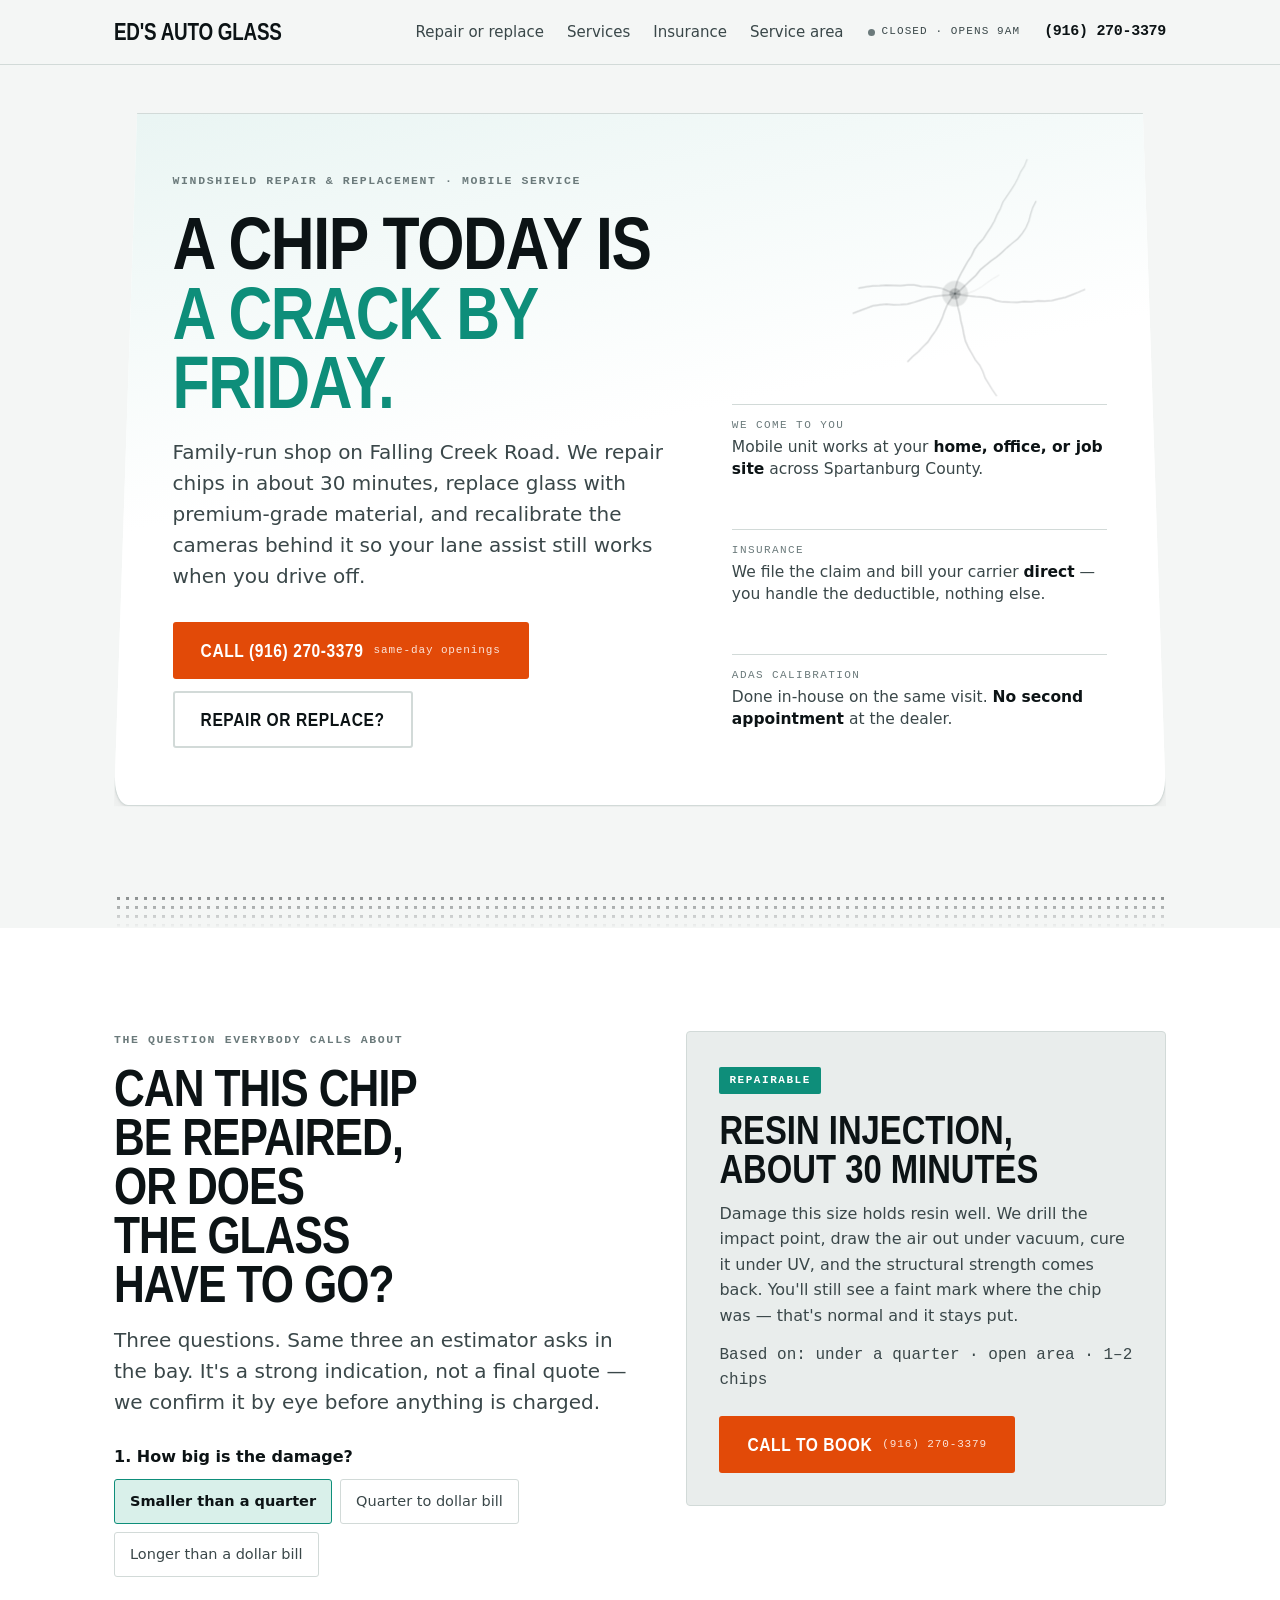
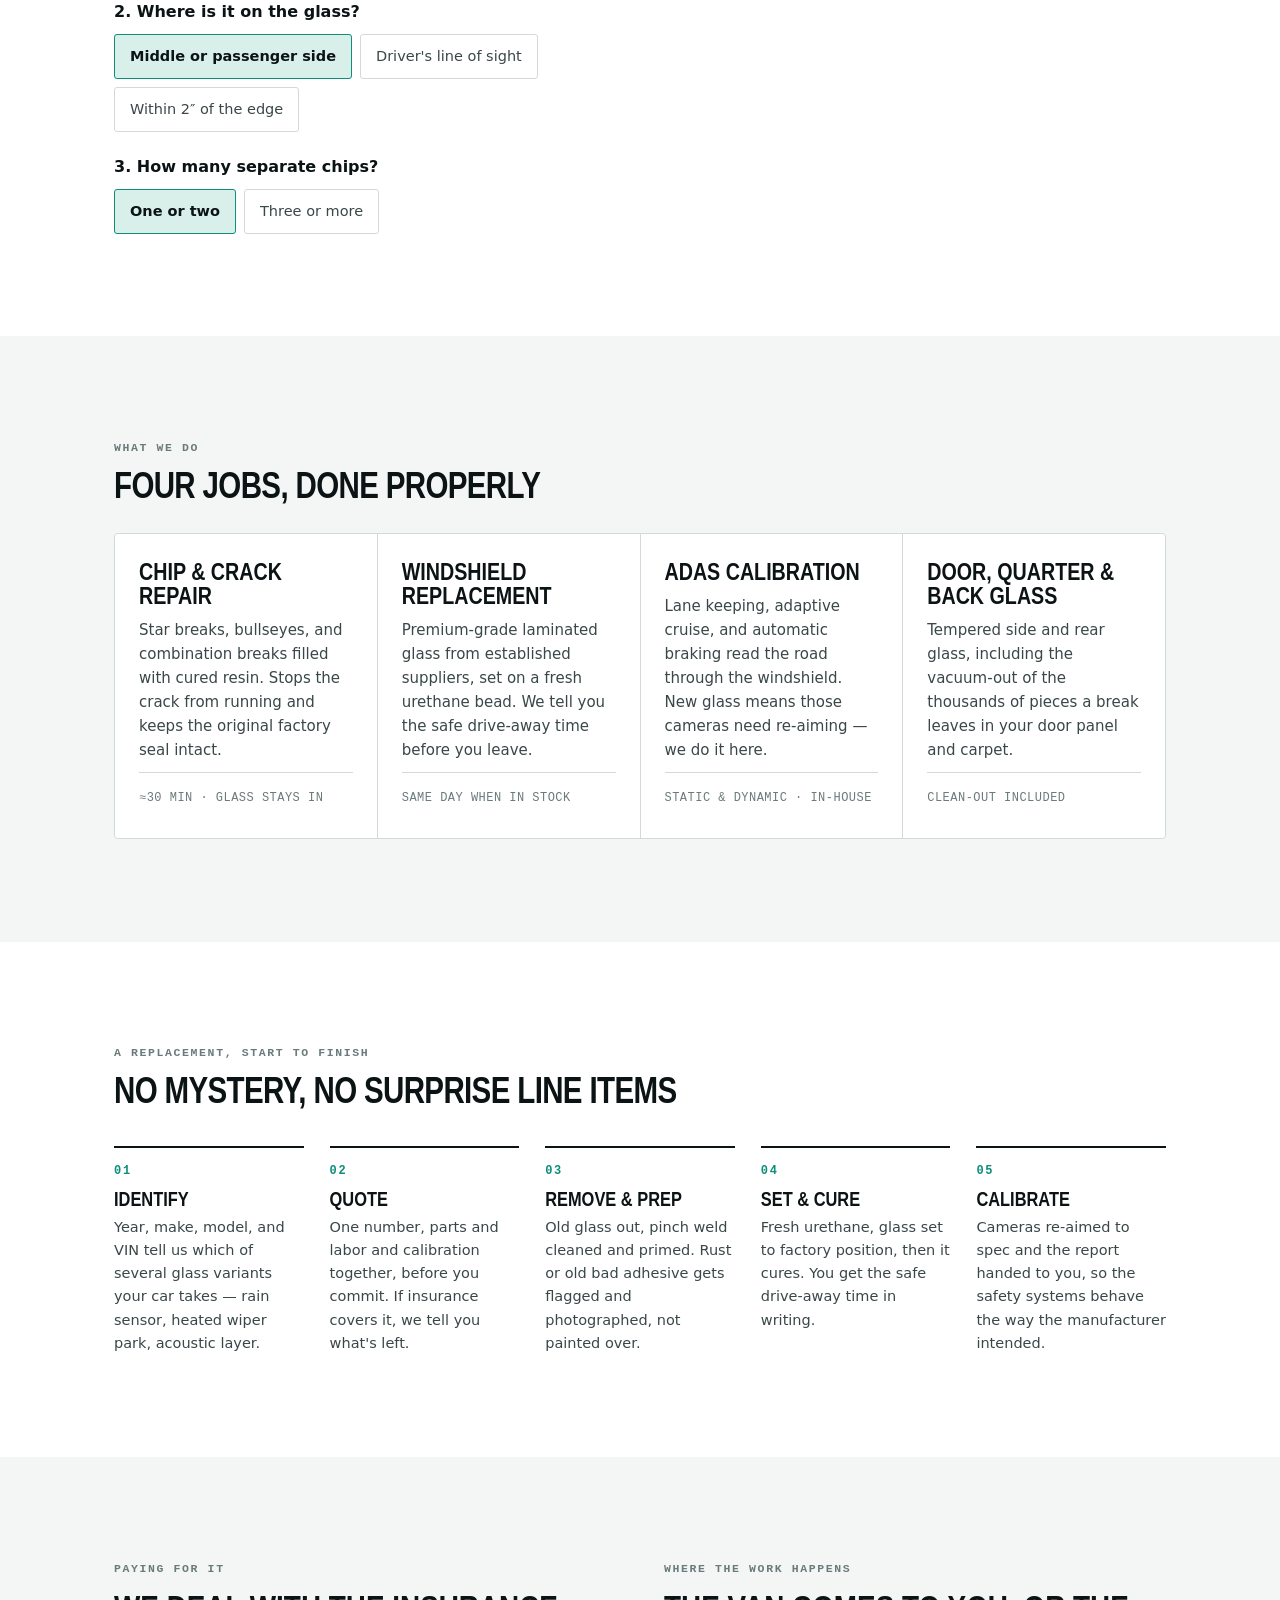
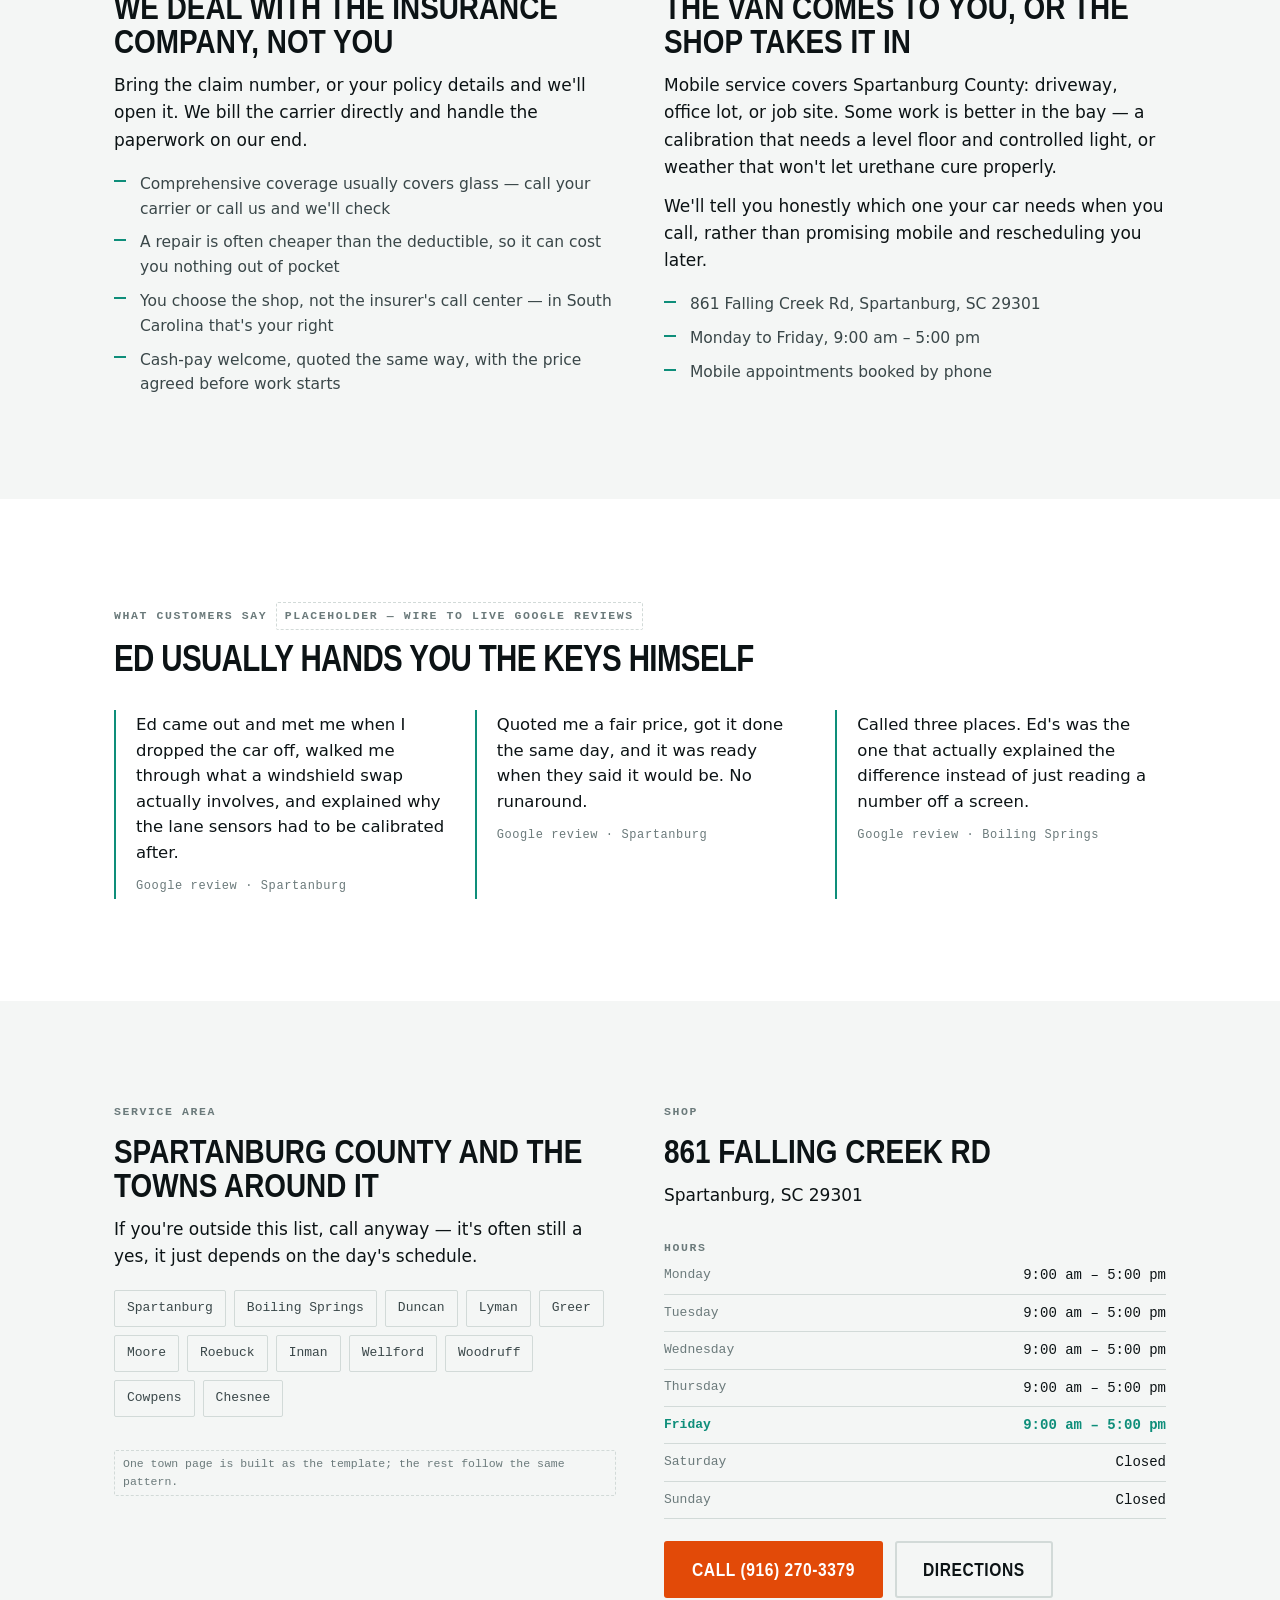
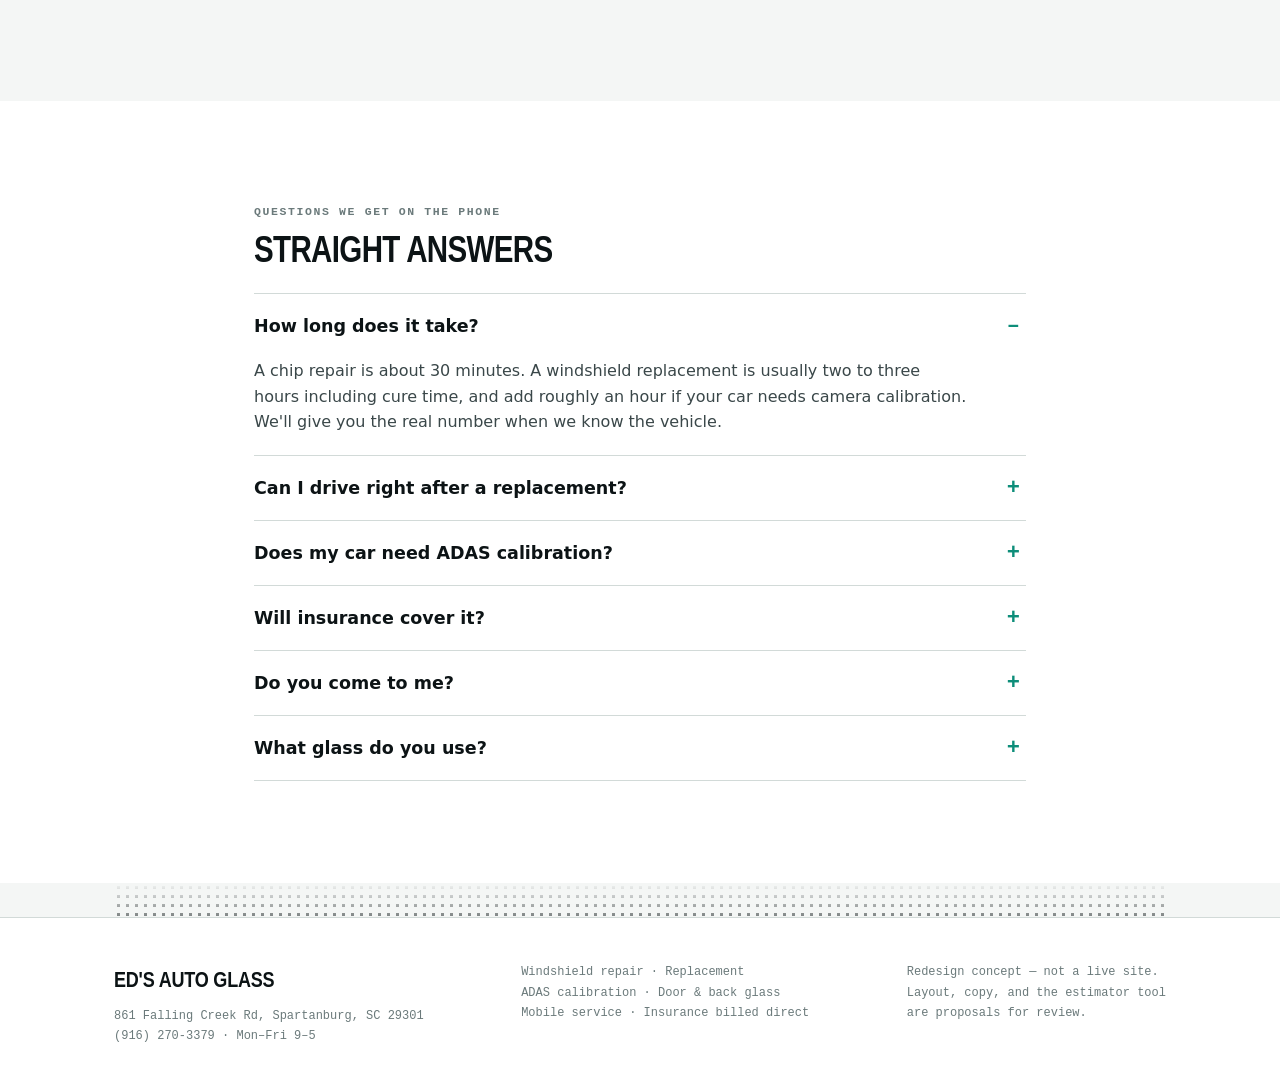
<file: redesign/index.html>
<!doctype html>
<html lang="en">
<head>
<meta charset="utf-8">
<meta name="viewport" content="width=device-width, initial-scale=1">
<title>Windshield Repair &amp; Replacement in Spartanburg, SC | Ed's Auto Glass</title>
<meta name="description" content="Family-run auto glass shop in Spartanburg, SC. Chip repair in about 30 minutes, windshield replacement with ADAS calibration in-house, mobile service across Spartanburg County. Call (916) 270-3379.">
<link rel="canonical" href="https://www.edsautoglassrepair.com/">
<meta name="theme-color" content="#0E8E7A" media="(prefers-color-scheme: light)">
<meta name="theme-color" content="#0A1012" media="(prefers-color-scheme: dark)">

<meta property="og:type" content="website">
<meta property="og:site_name" content="Ed's Auto Glass">
<meta property="og:title" content="Windshield Repair &amp; Replacement in Spartanburg, SC">
<meta property="og:description" content="Chip repair in about 30 minutes. Windshield replacement with ADAS calibration done in-house. Mobile service across Spartanburg County.">
<meta property="og:url" content="https://www.edsautoglassrepair.com/">
<meta name="twitter:card" content="summary_large_image">

<link rel="stylesheet" href="assets/styles.css">

<script type="application/ld+json">
{
  "@context": "https://schema.org",
  "@type": "AutoRepair",
  "@id": "https://www.edsautoglassrepair.com/#shop",
  "name": "Ed's Auto Glass",
  "url": "https://www.edsautoglassrepair.com/",
  "telephone": "+1-916-270-3379",
  "address": {
    "@type": "PostalAddress",
    "streetAddress": "861 Falling Creek Rd",
    "addressLocality": "Spartanburg",
    "addressRegion": "SC",
    "postalCode": "29301",
    "addressCountry": "US"
  },
  "openingHoursSpecification": [{
    "@type": "OpeningHoursSpecification",
    "dayOfWeek": ["Monday","Tuesday","Wednesday","Thursday","Friday"],
    "opens": "09:00",
    "closes": "17:00"
  }],
  "areaServed": [
    {"@type":"City","name":"Spartanburg"},
    {"@type":"City","name":"Boiling Springs"},
    {"@type":"City","name":"Duncan"},
    {"@type":"City","name":"Lyman"},
    {"@type":"City","name":"Greer"},
    {"@type":"City","name":"Moore"},
    {"@type":"City","name":"Roebuck"},
    {"@type":"City","name":"Inman"},
    {"@type":"City","name":"Wellford"},
    {"@type":"City","name":"Woodruff"},
    {"@type":"City","name":"Cowpens"},
    {"@type":"City","name":"Chesnee"}
  ],
  "hasOfferCatalog": {
    "@type": "OfferCatalog",
    "name": "Auto glass services",
    "itemListElement": [
      {"@type":"Offer","itemOffered":{"@type":"Service","name":"Windshield chip and crack repair"}},
      {"@type":"Offer","itemOffered":{"@type":"Service","name":"Windshield replacement"}},
      {"@type":"Offer","itemOffered":{"@type":"Service","name":"ADAS camera calibration"}},
      {"@type":"Offer","itemOffered":{"@type":"Service","name":"Door, quarter and back glass replacement"}},
      {"@type":"Offer","itemOffered":{"@type":"Service","name":"Mobile auto glass service"}}
    ]
  }
}
</script>

<script type="application/ld+json">
{
  "@context": "https://schema.org",
  "@type": "FAQPage",
  "mainEntity": [
    {"@type":"Question","name":"How long does auto glass work take?",
     "acceptedAnswer":{"@type":"Answer","text":"A chip repair is about 30 minutes. A windshield replacement is usually two to three hours including cure time, and add roughly an hour if your car needs camera calibration."}},
    {"@type":"Question","name":"Can I drive right after a windshield replacement?",
     "acceptedAnswer":{"@type":"Answer","text":"Not immediately. Urethane needs to cure to hold the glass at crash strength, and the safe drive-away time depends on the adhesive and the weather that day. We give you the exact time before you leave."}},
    {"@type":"Question","name":"Does my car need ADAS calibration after a new windshield?",
     "acceptedAnswer":{"@type":"Answer","text":"If it has lane keeping, adaptive cruise, or automatic emergency braking, almost certainly yes. Those cameras look through the windshield and a new pane moves them off aim. We calibrate in-house on the same visit."}},
    {"@type":"Question","name":"Will insurance cover windshield repair or replacement?",
     "acceptedAnswer":{"@type":"Answer","text":"Comprehensive coverage typically includes glass, and a chip repair often costs less than a deductible. Give us your policy or claim number and we will check it and bill the carrier directly."}},
    {"@type":"Question","name":"Do you offer mobile auto glass service?",
     "acceptedAnswer":{"@type":"Answer","text":"Yes, across Spartanburg County. Some jobs are better done in the shop, such as calibrations that need a level floor, or weather that stops urethane curing properly."}},
    {"@type":"Question","name":"What glass do you use?",
     "acceptedAnswer":{"@type":"Answer","text":"Premium-grade laminated and tempered glass from established suppliers, meeting or exceeding federal safety standards. OEM-branded glass is available on request."}}
  ]
}
</script>
</head>
<body>

<a class="skip" href="#main">Skip to content</a>

<header class="topbar">
  <div class="wrap topbar__in">
    <a class="mark" href="/">
      <span class="mark__name">Ed's Auto Glass</span>
      <span class="mark__loc">Spartanburg, SC</span>
    </a>
    <nav class="nav" aria-label="Main">
      <a href="#check">Repair or replace</a>
      <a href="#services">Services</a>
      <a href="#insurance">Insurance</a>
      <a href="#area">Service area</a>
    </nav>
    <span class="status" id="status" data-open="no"><span class="status__dot"></span><span id="statusText">Mon–Fri 9–5</span></span>
    <a class="topphone" href="tel:+19162703379">(916)&nbsp;270-3379</a>
  </div>
</header>

<main id="main">

  <!-- HERO -->
  <section class="hero">
    <div class="wrap">
      <div class="glass">
        <div class="glass__frit"></div>
        <canvas id="crack" aria-hidden="true"></canvas>
        <div class="hero__grid">
          <div>
            <p class="label">Windshield repair &amp; replacement · Mobile service</p>
            <h1 class="h-display t-xxl" style="margin-top:18px">A chip today is<br><em>a crack by Friday.</em></h1>
            <p class="lede" style="margin-top:20px">Family-run shop on Falling Creek Road. We repair chips in about 30 minutes, replace glass with premium-grade material, and recalibrate the cameras behind it so your lane assist still works when you drive off.</p>
            <div class="hero__cta">
              <a class="btn btn--call" href="tel:+19162703379">Call (916) 270-3379 <span class="sub">same-day openings</span></a>
              <a class="btn btn--ghost" href="#check">Repair or replace?</a>
            </div>
          </div>
          <div class="hero__aside">
            <dl class="spec"><dt>We come to you</dt><dd>Mobile unit works at your <b>home, office, or job site</b> across Spartanburg County.</dd></dl>
            <dl class="spec"><dt>Insurance</dt><dd>We file the claim and bill your carrier <b>direct</b> — you handle the deductible, nothing else.</dd></dl>
            <dl class="spec"><dt>ADAS calibration</dt><dd>Done in-house on the same visit. <b>No second appointment</b> at the dealer.</dd></dl>
          </div>
        </div>
      </div>
    </div>
  </section>

  <div class="wrap"><div class="frit"></div></div>

  <!-- DECISION TOOL -->
  <section class="section section--panel" id="check">
    <div class="wrap">
      <div class="tool">
        <div>
          <p class="label">The question everybody calls about</p>
          <h2 class="h-display t-xl" style="margin-top:14px; max-width:14ch">Can this chip be repaired, or does the glass have to go?</h2>
          <p class="lede" style="margin-top:18px">Three questions. Same three an estimator asks in the bay. It's a strong indication, not a final quote — we confirm it by eye before anything is charged.</p>

          <div class="qset">
            <fieldset class="q">
              <legend>1. How big is the damage?</legend>
              <div class="opts">
                <label class="opt"><input type="radio" name="size" value="small" checked><span>Smaller than a quarter</span></label>
                <label class="opt"><input type="radio" name="size" value="mid"><span>Quarter to dollar bill</span></label>
                <label class="opt"><input type="radio" name="size" value="big"><span>Longer than a dollar bill</span></label>
              </div>
            </fieldset>
            <fieldset class="q">
              <legend>2. Where is it on the glass?</legend>
              <div class="opts">
                <label class="opt"><input type="radio" name="loc" value="open" checked><span>Middle or passenger side</span></label>
                <label class="opt"><input type="radio" name="loc" value="sight"><span>Driver's line of sight</span></label>
                <label class="opt"><input type="radio" name="loc" value="edge"><span>Within 2″ of the edge</span></label>
              </div>
            </fieldset>
            <fieldset class="q">
              <legend>3. How many separate chips?</legend>
              <div class="opts">
                <label class="opt"><input type="radio" name="count" value="few" checked><span>One or two</span></label>
                <label class="opt"><input type="radio" name="count" value="many"><span>Three or more</span></label>
              </div>
            </fieldset>
          </div>
        </div>

        <aside class="verdict" id="verdict" data-mode="repair" aria-live="polite">
          <span class="verdict__flag" id="vFlag">Repairable</span>
          <h3 id="vTitle">Resin injection, about 30 minutes</h3>
          <p id="vBody">Damage this size holds resin well. We drill the impact point, draw the air out under vacuum, cure it under UV, and the structural strength comes back. You'll still see a faint mark where the chip was — that's normal and it stays put.</p>
          <p class="verdict__why" id="vWhy">Based on: under a quarter · open area · 1–2 chips</p>
          <a class="btn btn--call" href="tel:+19162703379">Call to book <span class="sub">(916) 270-3379</span></a>
        </aside>
      </div>
    </div>
  </section>

  <!-- SERVICES -->
  <section class="section" id="services">
    <div class="wrap">
      <p class="label">What we do</p>
      <h2 class="h-display t-lg" style="margin:12px 0 30px">Four jobs, done properly</h2>
      <div class="grid-4">
        <article class="card">
          <h3>Chip &amp; crack repair</h3>
          <p>Star breaks, bullseyes, and combination breaks filled with cured resin. Stops the crack from running and keeps the original factory seal intact.</p>
          <p class="meta">≈30 MIN · GLASS STAYS IN</p>
        </article>
        <article class="card">
          <h3>Windshield replacement</h3>
          <p>Premium-grade laminated glass from established suppliers, set on a fresh urethane bead. We tell you the safe drive-away time before you leave.</p>
          <p class="meta">SAME DAY WHEN IN STOCK</p>
        </article>
        <article class="card">
          <h3>ADAS calibration</h3>
          <p>Lane keeping, adaptive cruise, and automatic braking read the road through the windshield. New glass means those cameras need re-aiming — we do it here.</p>
          <p class="meta">STATIC &amp; DYNAMIC · IN-HOUSE</p>
        </article>
        <article class="card">
          <h3>Door, quarter &amp; back glass</h3>
          <p>Tempered side and rear glass, including the vacuum-out of the thousands of pieces a break leaves in your door panel and carpet.</p>
          <p class="meta">CLEAN-OUT INCLUDED</p>
        </article>
      </div>
    </div>
  </section>

  <!-- PROCESS (numbered because it genuinely is a sequence) -->
  <section class="section section--panel">
    <div class="wrap">
      <p class="label">A replacement, start to finish</p>
      <h2 class="h-display t-lg" style="margin:12px 0 0">No mystery, no surprise line items</h2>
      <div class="steps">
        <div class="step"><div class="step__n">01</div><h4>Identify</h4><p>Year, make, model, and VIN tell us which of several glass variants your car takes — rain sensor, heated wiper park, acoustic layer.</p></div>
        <div class="step"><div class="step__n">02</div><h4>Quote</h4><p>One number, parts and labor and calibration together, before you commit. If insurance covers it, we tell you what's left.</p></div>
        <div class="step"><div class="step__n">03</div><h4>Remove &amp; prep</h4><p>Old glass out, pinch weld cleaned and primed. Rust or old bad adhesive gets flagged and photographed, not painted over.</p></div>
        <div class="step"><div class="step__n">04</div><h4>Set &amp; cure</h4><p>Fresh urethane, glass set to factory position, then it cures. You get the safe drive-away time in writing.</p></div>
        <div class="step"><div class="step__n">05</div><h4>Calibrate</h4><p>Cameras re-aimed to spec and the report handed to you, so the safety systems behave the way the manufacturer intended.</p></div>
      </div>
    </div>
  </section>

  <!-- INSURANCE + MOBILE -->
  <section class="section" id="insurance">
    <div class="wrap two">
      <div class="block">
        <p class="label">Paying for it</p>
        <h3>We deal with the insurance company, not you</h3>
        <p>Bring the claim number, or your policy details and we'll open it. We bill the carrier directly and handle the paperwork on our end.</p>
        <ul class="ticks">
          <li>Comprehensive coverage usually covers glass — call your carrier or call us and we'll check</li>
          <li>A repair is often cheaper than the deductible, so it can cost you nothing out of pocket</li>
          <li>You choose the shop, not the insurer's call center — in South Carolina that's your right</li>
          <li>Cash-pay welcome, quoted the same way, with the price agreed before work starts</li>
        </ul>
      </div>
      <div class="block">
        <p class="label">Where the work happens</p>
        <h3>The van comes to you, or the shop takes it in</h3>
        <p>Mobile service covers Spartanburg County: driveway, office lot, or job site. Some work is better in the bay — a calibration that needs a level floor and controlled light, or weather that won't let urethane cure properly.</p>
        <p>We'll tell you honestly which one your car needs when you call, rather than promising mobile and rescheduling you later.</p>
        <ul class="ticks">
          <li>861 Falling Creek Rd, Spartanburg, SC 29301</li>
          <li>Monday to Friday, 9:00 am – 5:00 pm</li>
          <li>Mobile appointments booked by phone</li>
        </ul>
      </div>
    </div>
  </section>

  <!-- REVIEWS -->
  <section class="section section--panel">
    <div class="wrap">
      <p class="label">What customers say <span class="note">placeholder — wire to live Google reviews</span></p>
      <h2 class="h-display t-lg" style="margin:12px 0 0">Ed usually hands you the keys himself</h2>
      <div class="quotes">
        <div class="quote"><blockquote>Ed came out and met me when I dropped the car off, walked me through what a windshield swap actually involves, and explained why the lane sensors had to be calibrated after.</blockquote><footer>Google review · Spartanburg</footer></div>
        <div class="quote"><blockquote>Quoted me a fair price, got it done the same day, and it was ready when they said it would be. No runaround.</blockquote><footer>Google review · Spartanburg</footer></div>
        <div class="quote"><blockquote>Called three places. Ed's was the one that actually explained the difference instead of just reading a number off a screen.</blockquote><footer>Google review · Boiling Springs</footer></div>
      </div>
    </div>
  </section>

  <!-- AREA + HOURS -->
  <section class="section" id="area">
    <div class="wrap two">
      <div class="block">
        <p class="label">Service area</p>
        <h3>Spartanburg County and the towns around it</h3>
        <p>If you're outside this list, call anyway — it's often still a yes, it just depends on the day's schedule.</p>
        <ul class="areas">
          <li><span>Spartanburg</span></li>
          <li><a href="service-area/boiling-springs.html">Boiling Springs</a></li>
          <li><span>Duncan</span></li>
          <li><span>Lyman</span></li>
          <li><span>Greer</span></li>
          <li><span>Moore</span></li>
          <li><span>Roebuck</span></li>
          <li><span>Inman</span></li>
          <li><span>Wellford</span></li>
          <li><span>Woodruff</span></li>
          <li><span>Cowpens</span></li>
          <li><span>Chesnee</span></li>
        </ul>
        <p class="note" style="margin-top:16px">One town page is built as the template; the rest follow the same pattern.</p>
      </div>
      <div class="block">
        <p class="label">Shop</p>
        <h3>861 Falling Creek Rd</h3>
        <p>Spartanburg, SC 29301</p>
        <table class="hours">
          <caption class="label" style="text-align:left; padding-top:14px">Hours</caption>
          <tbody>
            <tr data-day="1"><th scope="row">Monday</th><td>9:00 am – 5:00 pm</td></tr>
            <tr data-day="2"><th scope="row">Tuesday</th><td>9:00 am – 5:00 pm</td></tr>
            <tr data-day="3"><th scope="row">Wednesday</th><td>9:00 am – 5:00 pm</td></tr>
            <tr data-day="4"><th scope="row">Thursday</th><td>9:00 am – 5:00 pm</td></tr>
            <tr data-day="5"><th scope="row">Friday</th><td>9:00 am – 5:00 pm</td></tr>
            <tr data-day="6"><th scope="row">Saturday</th><td>Closed</td></tr>
            <tr data-day="0"><th scope="row">Sunday</th><td>Closed</td></tr>
          </tbody>
        </table>
        <div style="display:flex; gap:12px; flex-wrap:wrap; margin-top:22px">
          <a class="btn btn--call" href="tel:+19162703379">Call (916) 270-3379</a>
          <a class="btn btn--ghost" href="https://maps.google.com/?q=861+Falling+Creek+Rd+Spartanburg+SC+29301">Directions</a>
        </div>
      </div>
    </div>
  </section>

  <!-- FAQ -->
  <section class="section section--panel">
    <div class="wrap" style="max-width:900px">
      <p class="label">Questions we get on the phone</p>
      <h2 class="h-display t-lg" style="margin:12px 0 0">Straight answers</h2>
      <div class="faq">
        <details open><summary>How long does it take?</summary><p>A chip repair is about 30 minutes. A windshield replacement is usually two to three hours including cure time, and add roughly an hour if your car needs camera calibration. We'll give you the real number when we know the vehicle.</p></details>
        <details><summary>Can I drive right after a replacement?</summary><p>Not immediately. Urethane needs to cure to hold the glass at crash strength, and the safe drive-away time depends on the adhesive and the weather that day. We tell you the exact time before you leave — it's a safety number, not a formality.</p></details>
        <details><summary>Does my car need ADAS calibration?</summary><p>If it has lane keeping, adaptive cruise, or automatic emergency braking, almost certainly yes — those cameras look through the windshield and a new pane moves them off aim. We do it in-house on the same visit.</p></details>
        <details><summary>Will insurance cover it?</summary><p>Comprehensive coverage typically includes glass. A chip repair often costs less than a deductible. Give us your policy or claim number and we'll check it for you and bill the carrier directly.</p></details>
        <details><summary>Do you come to me?</summary><p>Yes, across Spartanburg County. Some jobs are better done in the shop — calibrations that need a level floor, or weather that stops urethane curing properly. We'll say which when you call.</p></details>
        <details><summary>What glass do you use?</summary><p>Premium-grade laminated and tempered glass from established suppliers, meeting or exceeding federal safety standards. If you want OEM-branded glass specifically, ask and we'll price it.</p></details>
      </div>
    </div>
  </section>

</main>

<div class="wrap"><div class="frit frit--up"></div></div>

<footer class="foot">
  <div class="wrap foot__in">
    <div>
      <span class="foot__mark">Ed's Auto Glass</span>
      <p class="foot__legal" style="margin-top:8px">
        861 Falling Creek Rd, Spartanburg, SC 29301<br>
        <a href="tel:+19162703379" style="text-decoration:none">(916) 270-3379</a> · Mon–Fri 9–5
      </p>
    </div>
    <p class="foot__legal">Windshield repair · Replacement<br>ADAS calibration · Door &amp; back glass<br>Mobile service · Insurance billed direct</p>
    <p class="foot__legal">Redesign concept — not a live site.<br>Layout, copy, and the estimator tool<br>are proposals for review.</p>
  </div>
</footer>

<nav class="callbar" aria-label="Quick contact">
  <a class="primary" href="tel:+19162703379">Call now<small>(916) 270-3379</small></a>
  <a href="#check">Repair or replace?<small>60-second check</small></a>
</nav>

<script src="assets/app.js"></script>
</body>
</html>
</file>
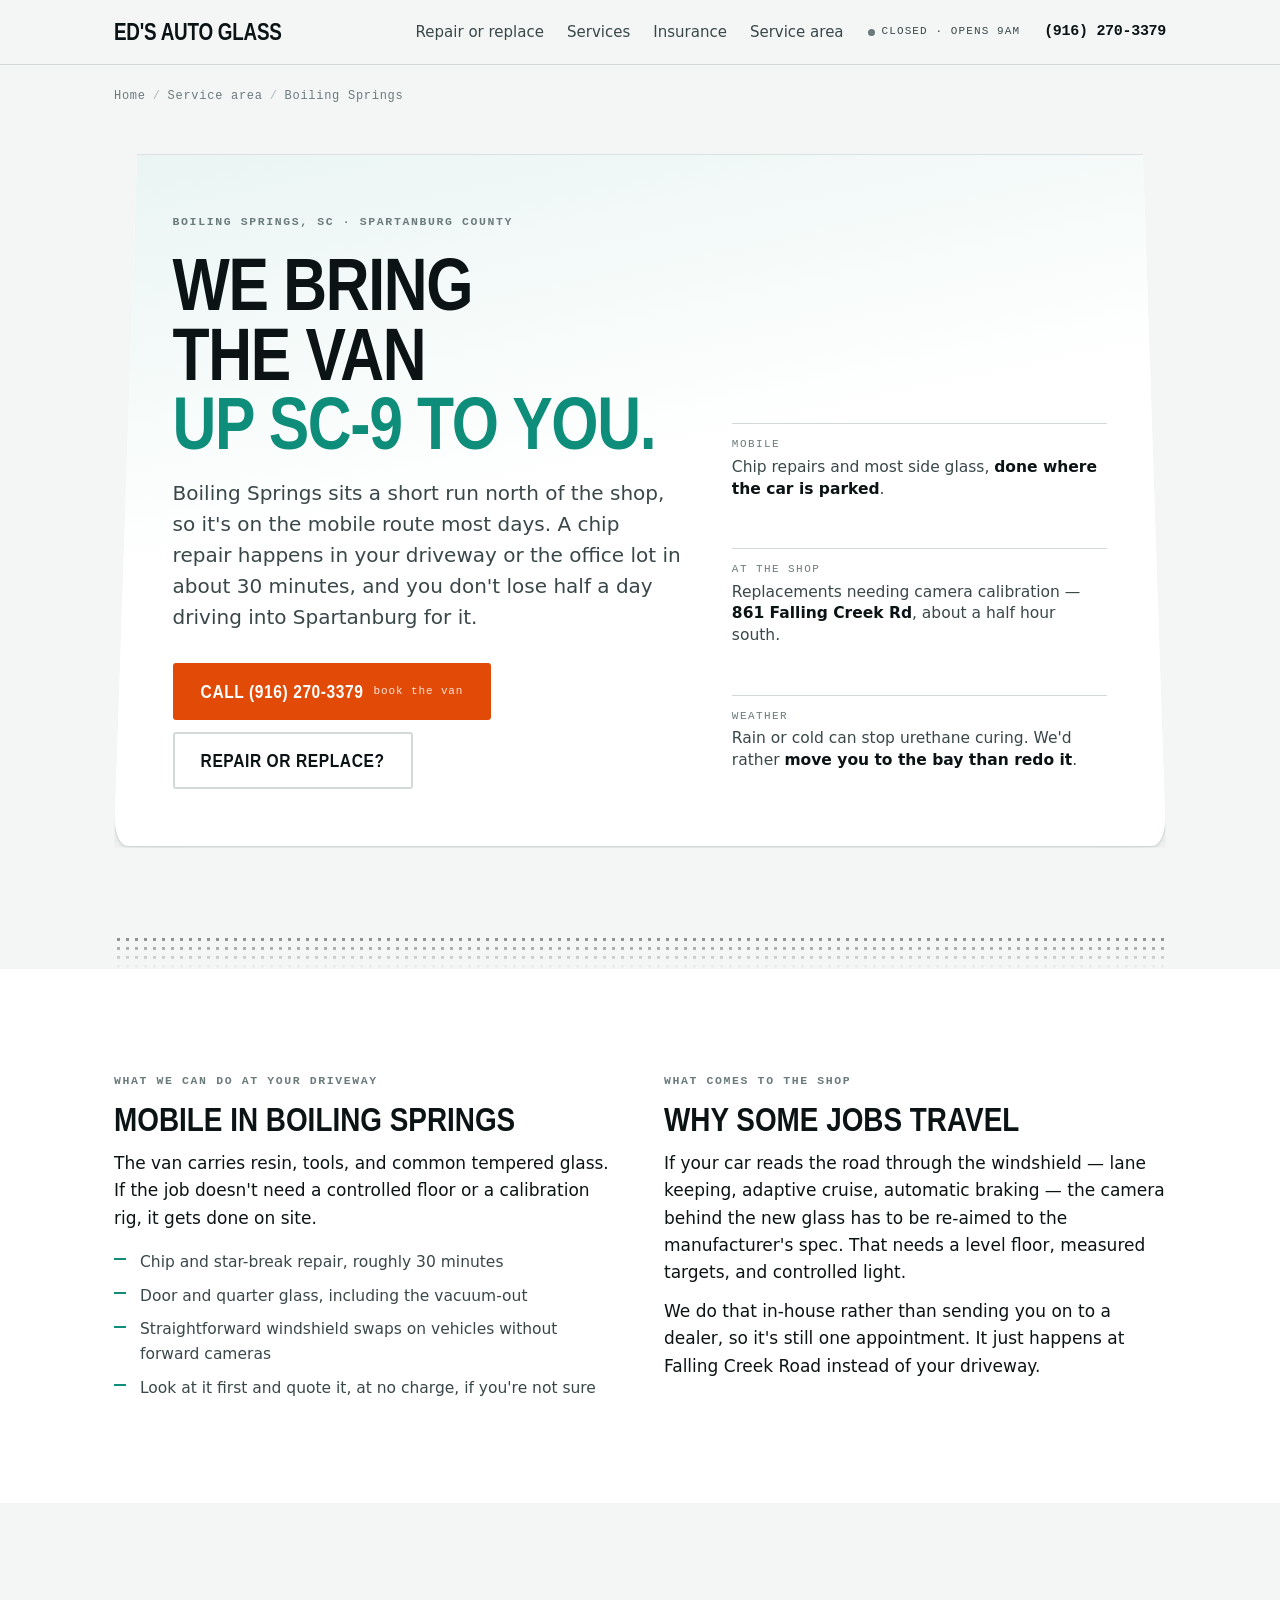
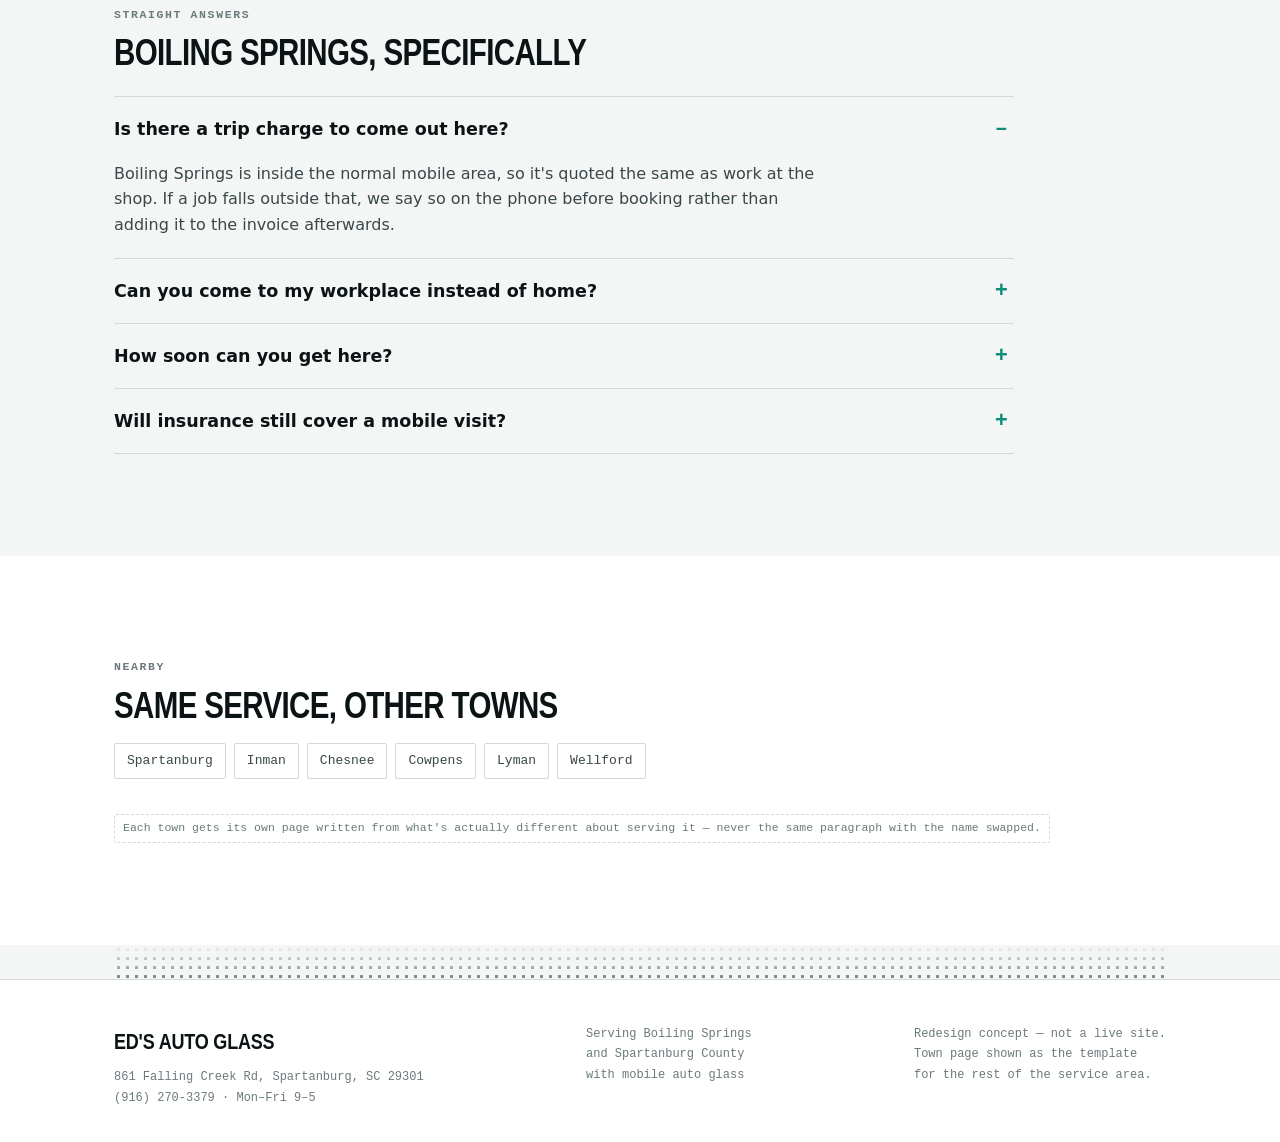
<file: redesign/service-area/boiling-springs.html>
<!doctype html>
<html lang="en">
<head>
<meta charset="utf-8">
<meta name="viewport" content="width=device-width, initial-scale=1">
<title>Windshield Repair in Boiling Springs, SC — Mobile Service | Ed's Auto Glass</title>
<meta name="description" content="Mobile windshield repair and replacement in Boiling Springs, SC. Chip repair in about 30 minutes at your driveway or office, ADAS calibration at the Spartanburg shop. Call (916) 270-3379.">
<link rel="canonical" href="https://www.edsautoglassrepair.com/service-area/boiling-springs">
<meta name="theme-color" content="#0E8E7A" media="(prefers-color-scheme: light)">
<meta name="theme-color" content="#0A1012" media="(prefers-color-scheme: dark)">

<meta property="og:type" content="website">
<meta property="og:site_name" content="Ed's Auto Glass">
<meta property="og:title" content="Windshield Repair in Boiling Springs, SC — Mobile Service">
<meta property="og:description" content="We bring the van to Boiling Springs. Chip repair in about 30 minutes; replacements and camera calibration at the Spartanburg shop.">
<meta property="og:url" content="https://www.edsautoglassrepair.com/service-area/boiling-springs">

<link rel="stylesheet" href="../assets/styles.css">

<script type="application/ld+json">
{
  "@context": "https://schema.org",
  "@type": "Service",
  "serviceType": "Mobile windshield repair and replacement",
  "provider": {
    "@type": "AutoRepair",
    "@id": "https://www.edsautoglassrepair.com/#shop",
    "name": "Ed's Auto Glass",
    "telephone": "+1-916-270-3379",
    "address": {
      "@type": "PostalAddress",
      "streetAddress": "861 Falling Creek Rd",
      "addressLocality": "Spartanburg",
      "addressRegion": "SC",
      "postalCode": "29301",
      "addressCountry": "US"
    }
  },
  "areaServed": {
    "@type": "City",
    "name": "Boiling Springs",
    "containedInPlace": {"@type":"AdministrativeArea","name":"Spartanburg County, South Carolina"}
  }
}
</script>

<script type="application/ld+json">
{
  "@context": "https://schema.org",
  "@type": "BreadcrumbList",
  "itemListElement": [
    {"@type":"ListItem","position":1,"name":"Home","item":"https://www.edsautoglassrepair.com/"},
    {"@type":"ListItem","position":2,"name":"Service area","item":"https://www.edsautoglassrepair.com/service-area"},
    {"@type":"ListItem","position":3,"name":"Boiling Springs"}
  ]
}
</script>
</head>
<body>

<a class="skip" href="#main">Skip to content</a>

<header class="topbar">
  <div class="wrap topbar__in">
    <a class="mark" href="../index.html">
      <span class="mark__name">Ed's Auto Glass</span>
      <span class="mark__loc">Spartanburg, SC</span>
    </a>
    <nav class="nav" aria-label="Main">
      <a href="../index.html#check">Repair or replace</a>
      <a href="../index.html#services">Services</a>
      <a href="../index.html#insurance">Insurance</a>
      <a href="../index.html#area">Service area</a>
    </nav>
    <span class="status" id="status" data-open="no"><span class="status__dot"></span><span id="statusText">Mon–Fri 9–5</span></span>
    <a class="topphone" href="tel:+19162703379">(916)&nbsp;270-3379</a>
  </div>
</header>

<main id="main">

  <div class="wrap">
    <nav class="crumb" aria-label="Breadcrumb">
      <a href="../index.html">Home</a><span>/</span><a href="../index.html#area">Service area</a><span>/</span>Boiling Springs
    </nav>
  </div>

  <section class="hero">
    <div class="wrap">
      <div class="glass">
        <div class="glass__frit"></div>
        <div class="hero__grid">
          <div>
            <p class="label">Boiling Springs, SC · Spartanburg County</p>
            <h1 class="h-display t-xxl" style="margin-top:18px">We bring the van<br><em>up SC-9 to you.</em></h1>
            <p class="lede" style="margin-top:20px">Boiling Springs sits a short run north of the shop, so it's on the mobile route most days. A chip repair happens in your driveway or the office lot in about 30 minutes, and you don't lose half a day driving into Spartanburg for it.</p>
            <div class="hero__cta">
              <a class="btn btn--call" href="tel:+19162703379">Call (916) 270-3379 <span class="sub">book the van</span></a>
              <a class="btn btn--ghost" href="../index.html#check">Repair or replace?</a>
            </div>
          </div>
          <div class="hero__aside">
            <dl class="spec"><dt>Mobile</dt><dd>Chip repairs and most side glass, <b>done where the car is parked</b>.</dd></dl>
            <dl class="spec"><dt>At the shop</dt><dd>Replacements needing camera calibration — <b>861 Falling Creek Rd</b>, about a half hour south.</dd></dl>
            <dl class="spec"><dt>Weather</dt><dd>Rain or cold can stop urethane curing. We'd rather <b>move you to the bay than redo it</b>.</dd></dl>
          </div>
        </div>
      </div>
    </div>
  </section>

  <div class="wrap"><div class="frit"></div></div>

  <section class="section section--panel">
    <div class="wrap two">
      <div class="block">
        <p class="label">What we can do at your driveway</p>
        <h3>Mobile in Boiling Springs</h3>
        <p>The van carries resin, tools, and common tempered glass. If the job doesn't need a controlled floor or a calibration rig, it gets done on site.</p>
        <ul class="ticks">
          <li>Chip and star-break repair, roughly 30 minutes</li>
          <li>Door and quarter glass, including the vacuum-out</li>
          <li>Straightforward windshield swaps on vehicles without forward cameras</li>
          <li>Look at it first and quote it, at no charge, if you're not sure</li>
        </ul>
      </div>
      <div class="block">
        <p class="label">What comes to the shop</p>
        <h3>Why some jobs travel</h3>
        <p>If your car reads the road through the windshield — lane keeping, adaptive cruise, automatic braking — the camera behind the new glass has to be re-aimed to the manufacturer's spec. That needs a level floor, measured targets, and controlled light.</p>
        <p>We do that in-house rather than sending you on to a dealer, so it's still one appointment. It just happens at Falling Creek Road instead of your driveway.</p>
      </div>
    </div>
  </section>

  <section class="section">
    <div class="wrap">
      <p class="label">Straight answers</p>
      <h2 class="h-display t-lg" style="margin:12px 0 0">Boiling Springs, specifically</h2>
      <div class="faq" style="max-width:900px">
        <details open><summary>Is there a trip charge to come out here?</summary><p>Boiling Springs is inside the normal mobile area, so it's quoted the same as work at the shop. If a job falls outside that, we say so on the phone before booking rather than adding it to the invoice afterwards.</p></details>
        <details><summary>Can you come to my workplace instead of home?</summary><p>Yes — office lots and job sites are the usual case. We need the car parked somewhere reasonably level with room to open a door fully, and permission from whoever owns the lot.</p></details>
        <details><summary>How soon can you get here?</summary><p>Depends on the day's route and whether your glass is in stock. Call and we'll tell you the honest next opening instead of booking you into one that slips.</p></details>
        <details><summary>Will insurance still cover a mobile visit?</summary><p>Yes. Coverage follows the work, not the location. Give us your policy or claim number and we bill the carrier directly either way.</p></details>
      </div>
    </div>
  </section>

  <section class="section section--panel">
    <div class="wrap">
      <p class="label">Nearby</p>
      <h2 class="h-display t-lg" style="margin:12px 0 0">Same service, other towns</h2>
      <ul class="areas">
        <li><a href="../index.html#area">Spartanburg</a></li>
        <li><span>Inman</span></li>
        <li><span>Chesnee</span></li>
        <li><span>Cowpens</span></li>
        <li><span>Lyman</span></li>
        <li><span>Wellford</span></li>
      </ul>
      <p class="note" style="margin-top:18px">Each town gets its own page written from what's actually different about serving it — never the same paragraph with the name swapped.</p>
    </div>
  </section>

</main>

<div class="wrap"><div class="frit frit--up"></div></div>

<footer class="foot">
  <div class="wrap foot__in">
    <div>
      <span class="foot__mark">Ed's Auto Glass</span>
      <p class="foot__legal" style="margin-top:8px">
        861 Falling Creek Rd, Spartanburg, SC 29301<br>
        <a href="tel:+19162703379" style="text-decoration:none">(916) 270-3379</a> · Mon–Fri 9–5
      </p>
    </div>
    <p class="foot__legal">Serving Boiling Springs<br>and Spartanburg County<br>with mobile auto glass</p>
    <p class="foot__legal">Redesign concept — not a live site.<br>Town page shown as the template<br>for the rest of the service area.</p>
  </div>
</footer>

<nav class="callbar" aria-label="Quick contact">
  <a class="primary" href="tel:+19162703379">Call now<small>(916) 270-3379</small></a>
  <a href="../index.html#check">Repair or replace?<small>60-second check</small></a>
</nav>

<script src="../assets/app.js"></script>
</body>
</html>
</file>
<file: redesign/assets/styles.css>
/* ============================================================
   Ed's Auto Glass — redesign concept
   Design tokens. Palette is drawn from the material itself:
   --edge  is the green tint on the cut edge of laminated glass
   --frit  is the black ceramic dot band printed around every windshield
   --signal is roadside safety orange, used only on the call button
   ============================================================ */
:root{
  --ground:#F4F6F5;
  --panel:#FFFFFF;
  --panel-2:#E9EDEC;
  --ink:#0C1315;
  --ink-2:#3A4749;
  --ink-3:#6B7A7B;
  --rule:#D2DAD8;
  --edge:#0E8E7A;
  --edge-soft:#D9F0EA;
  --signal:#E24A08;
  --frit:#0C1315;
  --shadow:0 1px 2px rgba(12,19,21,.06), 0 12px 32px -18px rgba(12,19,21,.35);
}
@media (prefers-color-scheme: dark){
  :root{
    --ground:#0A1012;
    --panel:#101819;
    --panel-2:#16211F;
    --ink:#EDF3F1;
    --ink-2:#AEBDBA;
    --ink-3:#7C8C8B;
    --rule:#222F2F;
    --edge:#17B39A;
    --edge-soft:#0F2A28;
    --signal:#FF6A2B;
    --frit:#05090A;
    --shadow:0 1px 2px rgba(0,0,0,.5), 0 20px 44px -24px rgba(0,0,0,.9);
  }
}
:root[data-theme="light"]{
  --ground:#F4F6F5; --panel:#FFFFFF; --panel-2:#E9EDEC;
  --ink:#0C1315; --ink-2:#3A4749; --ink-3:#6B7A7B; --rule:#D2DAD8;
  --edge:#0E8E7A; --edge-soft:#D9F0EA; --signal:#E24A08; --frit:#0C1315;
  --shadow:0 1px 2px rgba(12,19,21,.06), 0 12px 32px -18px rgba(12,19,21,.35);
}
:root[data-theme="dark"]{
  --ground:#0A1012; --panel:#101819; --panel-2:#16211F;
  --ink:#EDF3F1; --ink-2:#AEBDBA; --ink-3:#7C8C8B; --rule:#222F2F;
  --edge:#17B39A; --edge-soft:#0F2A28; --signal:#FF6A2B; --frit:#05090A;
  --shadow:0 1px 2px rgba(0,0,0,.5), 0 20px 44px -24px rgba(0,0,0,.9);
}

:root{
  --display:"Arial Narrow","Helvetica Neue Condensed",'Roboto Condensed',"Liberation Sans Narrow",Impact,system-ui,sans-serif;
  --body:system-ui,-apple-system,"Segoe UI",Roboto,"Helvetica Neue",Arial,sans-serif;
  --data:ui-monospace,"SF Mono",SFMono-Regular,Menlo,Consolas,"Liberation Mono",monospace;
  --wrap:1180px;
  --pad:clamp(20px,5vw,64px);
}

*,*::before,*::after{box-sizing:border-box}
html{-webkit-text-size-adjust:100%}
body{
  margin:0; background:var(--ground); color:var(--ink);
  font-family:var(--body); font-size:17px; line-height:1.6;
  -webkit-font-smoothing:antialiased;
}
img{max-width:100%;display:block}
a{color:inherit}
:focus-visible{outline:3px solid var(--edge); outline-offset:3px; border-radius:2px}

.skip{
  position:absolute; left:-9999px; top:0; z-index:200;
  background:var(--panel); color:var(--ink); padding:12px 18px;
  border:2px solid var(--edge); border-radius:0 0 4px 0;
}
.skip:focus{left:0}

/* ============================================================
   PRIMITIVES
   ============================================================ */
.wrap{max-width:var(--wrap); margin-inline:auto; padding-inline:var(--pad)}

.h-display{
  font-family:var(--display); font-weight:700;
  font-stretch:condensed; text-transform:uppercase; letter-spacing:-.018em;
  line-height:.94; text-wrap:balance; margin:0;
}
.t-xxl{font-size:clamp(40px,6.4vw,74px)}
.t-xl{font-size:clamp(30px,4.2vw,52px)}
.t-lg{font-size:clamp(25px,3vw,36px)}

.label{
  font-family:var(--data); font-size:11.5px; font-weight:600;
  letter-spacing:.14em; text-transform:uppercase; color:var(--ink-3);
  margin:0;
}
.lede{font-size:clamp(17px,1.6vw,20px); line-height:1.55; color:var(--ink-2); max-width:60ch; margin:0}
p{margin:0}

/* Frit — the ceramic dot-matrix band printed around real windshield glass.
   Dot size falls off across the band, same as the real thing. */
.frit{
  height:34px; width:100%;
  background-image:radial-gradient(circle at center, var(--frit) 1.5px, transparent 1.9px);
  background-size:9px 9px;
  -webkit-mask-image:linear-gradient(to bottom, #000 0%, rgba(0,0,0,.55) 45%, transparent 100%);
  mask-image:linear-gradient(to bottom, #000 0%, rgba(0,0,0,.55) 45%, transparent 100%);
  opacity:.5;
}
.frit--up{
  -webkit-mask-image:linear-gradient(to top, #000 0%, rgba(0,0,0,.55) 45%, transparent 100%);
  mask-image:linear-gradient(to top, #000 0%, rgba(0,0,0,.55) 45%, transparent 100%);
}

.btn{
  display:inline-flex; align-items:center; gap:10px;
  font-family:var(--display); text-transform:uppercase; letter-spacing:.03em;
  font-size:19px; font-weight:700; line-height:1;
  padding:17px 26px; border-radius:3px; border:2px solid transparent;
  text-decoration:none; cursor:pointer; transition:transform .12s ease, background .12s ease;
}
.btn:active{transform:translateY(1px)}
.btn--call{background:var(--signal); color:#fff}
.btn--call:hover{background:color-mix(in srgb, var(--signal) 88%, #000)}
.btn--ghost{border-color:var(--rule); color:var(--ink); background:transparent}
.btn--ghost:hover{border-color:var(--edge); color:var(--edge)}
.btn .sub{
  font-family:var(--data); font-size:11px; letter-spacing:.08em;
  font-weight:500; opacity:.85; text-transform:none; white-space:nowrap;
}
@media (max-width:420px){
  .btn{font-size:17px; padding:15px 18px; gap:8px}
  .btn .sub{display:none}
}

.section{padding-block:clamp(56px,8vw,104px)}
.section--panel{background:var(--panel)}

/* ============================================================
   HEADER
   ============================================================ */
.topbar{
  position:sticky; top:0; z-index:60;
  background:color-mix(in srgb, var(--ground) 88%, transparent);
  backdrop-filter:saturate(140%) blur(10px);
  border-bottom:1px solid var(--rule);
}
.topbar__in{display:flex; align-items:center; gap:clamp(12px,2vw,24px); min-height:64px}
.mark{display:flex; align-items:baseline; gap:9px; text-decoration:none; margin-right:auto; flex:0 0 auto}
.mark__name{
  font-family:var(--display); font-weight:700; font-stretch:condensed;
  text-transform:uppercase; font-size:clamp(19px,2.4vw,23px);
  letter-spacing:-.01em; white-space:nowrap;
}
.mark__loc{font-family:var(--data); font-size:10.5px; letter-spacing:.16em; text-transform:uppercase; color:var(--ink-3); white-space:nowrap}
.nav{display:flex; gap:clamp(14px,1.8vw,26px)}
.nav a{font-size:15px; text-decoration:none; color:var(--ink-2); white-space:nowrap}
.nav a:hover{color:var(--edge)}
.topphone{
  font-family:var(--data); font-weight:600; font-size:15px; text-decoration:none;
  white-space:nowrap; letter-spacing:-.02em;
}
.topphone:hover{color:var(--edge)}
@media (max-width:1080px){ .nav{display:none} }
@media (max-width:1320px){ .mark__loc{display:none} }

.status{
  display:inline-flex; align-items:center; gap:7px; white-space:nowrap;
  font-family:var(--data); font-size:11px; letter-spacing:.1em; text-transform:uppercase;
  color:var(--ink-2);
}
@media (max-width:520px){ .status{display:none} }
.status__dot{width:7px; height:7px; border-radius:50%; background:var(--ink-3)}
.status[data-open="yes"] .status__dot{background:var(--edge); box-shadow:0 0 0 3px color-mix(in srgb, var(--edge) 22%, transparent)}

/* ============================================================
   HERO — content sits inside a windshield-shaped glass panel
   ============================================================ */
.hero{position:relative; padding-block:clamp(28px,4vw,48px) clamp(48px,7vw,88px)}
.glass{
  position:relative; overflow:hidden;
  border-radius:14px / 26px;
  background:
    linear-gradient(168deg, color-mix(in srgb, var(--edge) 9%, var(--panel)) 0%, var(--panel) 46%),
    var(--panel);
  border:1px solid var(--rule);
  box-shadow:var(--shadow);
  padding:clamp(28px,4.5vw,60px);
  /* the trapezoid taper of a real windshield */
  clip-path:polygon(2.2% 0, 97.8% 0, 100% 100%, 0 100%);
}
.glass__frit{
  position:absolute; inset:0; pointer-events:none;
  background-image:radial-gradient(circle at center, var(--frit) 1.6px, transparent 2px);
  background-size:9px 9px;
  -webkit-mask-image:radial-gradient(120% 130% at 50% 46%, transparent 58%, #000 100%);
  mask-image:radial-gradient(120% 130% at 50% 46%, transparent 58%, #000 100%);
  opacity:.34;
}
#crack{
  position:absolute; inset:0; width:100%; height:100%; pointer-events:none;
  -webkit-mask-image:radial-gradient(58% 46% at 80% 26%, #000 12%, rgba(0,0,0,.35) 62%, transparent 100%);
  mask-image:radial-gradient(58% 46% at 80% 26%, #000 12%, rgba(0,0,0,.35) 62%, transparent 100%);
}
@media (max-width:880px){
  #crack{
    -webkit-mask-image:radial-gradient(52% 22% at 78% 13%, #000 10%, rgba(0,0,0,.3) 58%, transparent 100%);
    mask-image:radial-gradient(52% 22% at 78% 13%, #000 10%, rgba(0,0,0,.3) 58%, transparent 100%);
  }
}
.hero__grid{position:relative; display:grid; gap:clamp(26px,4vw,54px); grid-template-columns:minmax(0,1.15fr) minmax(0,.85fr); align-items:end}
@media (max-width:880px){ .hero__grid{grid-template-columns:1fr; align-items:start} }

.hero h1{margin-bottom:20px}
.hero h1 em{font-style:normal; color:var(--edge)}
.hero__cta{display:flex; flex-wrap:wrap; gap:12px; margin-top:30px}
.hero__aside{display:flex; flex-direction:column; gap:14px}

.spec{border-top:1px solid var(--rule); padding-top:12px}
.spec dt{font-family:var(--data); font-size:11px; letter-spacing:.13em; text-transform:uppercase; color:var(--ink-3); margin-bottom:3px}
.spec dd{margin:0; font-size:15.5px; color:var(--ink-2); line-height:1.4}
.spec dd b{color:var(--ink); font-weight:600}

/* breadcrumb, used on the town pages */
.crumb{
  font-family:var(--data); font-size:12px; letter-spacing:.06em;
  color:var(--ink-3); padding-top:22px;
}
.crumb a{color:var(--ink-3); text-decoration:none}
.crumb a:hover{color:var(--edge)}
.crumb span{margin-inline:7px; opacity:.5}

/* ============================================================
   DECISION TOOL
   ============================================================ */
.tool{
  display:grid; grid-template-columns:minmax(0,1fr) minmax(0,.92fr);
  gap:clamp(24px,4vw,56px); align-items:start;
}
@media (max-width:920px){ .tool{grid-template-columns:1fr} }
.qset{display:flex; flex-direction:column; gap:22px; margin-top:26px}
.q legend{font-size:16px; font-weight:600; padding:0; margin-bottom:9px; color:var(--ink)}
.q{border:0; padding:0; margin:0}
.opts{display:flex; flex-wrap:wrap; gap:8px}
.opt{position:relative}
.opt input{position:absolute; opacity:0; width:100%; height:100%; margin:0; cursor:pointer}
.opt span{
  display:block; padding:10px 15px; border:1.5px solid var(--rule); border-radius:3px;
  font-size:14.5px; color:var(--ink-2); background:var(--panel); transition:.12s ease;
}
.opt input:checked + span{border-color:var(--edge); color:var(--ink); background:var(--edge-soft); font-weight:600}
.opt input:focus-visible + span{outline:3px solid var(--edge); outline-offset:2px}

.verdict{
  background:var(--panel-2); border:1px solid var(--rule); border-radius:4px;
  padding:clamp(22px,3vw,32px); position:sticky; top:86px;
}
.verdict__flag{
  display:inline-block; font-family:var(--data); font-size:11px; letter-spacing:.14em;
  text-transform:uppercase; font-weight:600; padding:5px 10px; border-radius:2px;
  background:var(--edge); color:var(--panel);
}
.verdict[data-mode="replace"] .verdict__flag{background:var(--signal); color:#fff}
.verdict h3{font-family:var(--display); font-stretch:condensed; text-transform:uppercase; font-size:clamp(28px,3.4vw,40px); line-height:.98; margin:16px 0 12px}
.verdict p{color:var(--ink-2); font-size:16px}
.verdict__why{font-family:var(--data); font-size:12.5px; color:var(--ink-3); margin-top:14px; line-height:1.6}
.verdict .btn{margin-top:22px}

/* ============================================================
   CARDS / GRIDS
   ============================================================ */
.grid-4{display:grid; gap:1px; background:var(--rule); border:1px solid var(--rule); border-radius:4px; overflow:hidden; grid-template-columns:repeat(4,minmax(0,1fr))}
@media (max-width:1000px){ .grid-4{grid-template-columns:repeat(2,minmax(0,1fr))} }
@media (max-width:600px){ .grid-4{grid-template-columns:1fr} }
.card{background:var(--panel); padding:26px 24px 30px; display:flex; flex-direction:column; gap:10px}
.card h3{font-family:var(--display); font-stretch:condensed; text-transform:uppercase; font-size:24px; margin:0; line-height:1}
.card p{font-size:15px; color:var(--ink-2)}
.card .meta{margin-top:auto; padding-top:16px; font-family:var(--data); font-size:12px; color:var(--ink-3); letter-spacing:.04em; border-top:1px solid var(--rule)}

.steps{display:grid; grid-template-columns:repeat(5,minmax(0,1fr)); gap:26px; margin-top:38px}
@media (max-width:980px){ .steps{grid-template-columns:repeat(2,minmax(0,1fr))} }
@media (max-width:560px){ .steps{grid-template-columns:1fr} }
.step{border-top:2px solid var(--ink); padding-top:14px}
.step__n{font-family:var(--data); font-size:12px; letter-spacing:.14em; color:var(--edge); font-weight:600}
.step h4{font-family:var(--display); font-stretch:condensed; text-transform:uppercase; font-size:20px; margin:8px 0 6px; line-height:1.02}
.step p{font-size:14.5px; color:var(--ink-2)}

.two{display:grid; grid-template-columns:repeat(2,minmax(0,1fr)); gap:clamp(24px,4vw,48px)}
@media (max-width:860px){ .two{grid-template-columns:1fr} }
.block h3{font-family:var(--display); font-stretch:condensed; text-transform:uppercase; font-size:clamp(26px,3vw,34px); margin:12px 0 14px; line-height:1}
.block p + p{margin-top:12px}
.ticks{list-style:none; padding:0; margin:18px 0 0; display:flex; flex-direction:column; gap:9px}
.ticks li{position:relative; padding-left:26px; font-size:15.5px; color:var(--ink-2)}
.ticks li::before{content:""; position:absolute; left:0; top:.55em; width:12px; height:2px; background:var(--edge)}

/* reviews */
.quotes{display:grid; grid-template-columns:repeat(3,minmax(0,1fr)); gap:clamp(18px,2.4vw,30px); margin-top:34px}
@media (max-width:900px){ .quotes{grid-template-columns:1fr} }
.quote{border-left:2px solid var(--edge); padding:2px 0 2px 20px}
.quote blockquote{margin:0; font-size:16.5px; line-height:1.55}
.quote footer{margin-top:12px; font-family:var(--data); font-size:12px; color:var(--ink-3); letter-spacing:.05em}

/* area + contact */
.areas{display:flex; flex-wrap:wrap; gap:8px; margin-top:20px; padding:0; list-style:none}
.areas li{font-family:var(--data); font-size:13px; border:1px solid var(--rule); border-radius:2px; color:var(--ink-2)}
.areas li a, .areas li span{display:block; padding:7px 12px; text-decoration:none; color:inherit}
.areas li a:hover{color:var(--edge); border-color:var(--edge)}
.hours{width:100%; border-collapse:collapse; font-family:var(--data); font-size:14px; font-variant-numeric:tabular-nums; margin-top:16px}
.hours th{text-align:left; font-weight:500; color:var(--ink-3); padding:7px 0; border-bottom:1px solid var(--rule); font-size:13px}
.hours td{padding:7px 0; border-bottom:1px solid var(--rule); text-align:right; color:var(--ink)}
.hours tr[data-today] th, .hours tr[data-today] td{color:var(--edge); font-weight:600}

/* faq */
.faq{margin-top:26px; border-top:1px solid var(--rule)}
.faq details{border-bottom:1px solid var(--rule)}
.faq summary{
  cursor:pointer; padding:18px 40px 18px 0; position:relative; list-style:none;
  font-size:17.5px; font-weight:600;
}
.faq summary::-webkit-details-marker{display:none}
.faq summary::after{content:"+"; position:absolute; right:6px; top:15px; font-family:var(--data); font-size:22px; color:var(--edge)}
.faq details[open] summary::after{content:"–"}
.faq p{padding:0 0 20px; color:var(--ink-2); max-width:70ch; font-size:16px}

/* footer + sticky mobile bar */
.foot{background:var(--panel); border-top:1px solid var(--rule); padding-block:44px 34px}
.foot__in{display:flex; flex-wrap:wrap; gap:24px; align-items:flex-start; justify-content:space-between}
.foot__legal{font-family:var(--data); font-size:12px; color:var(--ink-3); line-height:1.7}
.foot__mark{font-family:var(--display); font-stretch:condensed; font-weight:700; text-transform:uppercase; font-size:22px; letter-spacing:-.01em}

.callbar{
  position:fixed; left:0; right:0; bottom:0; z-index:70; display:none;
  grid-template-columns:1fr 1fr; gap:1px; background:var(--rule);
  border-top:1px solid var(--rule); box-shadow:0 -8px 24px -18px rgba(0,0,0,.7);
}
.callbar a{
  display:flex; flex-direction:column; align-items:center; justify-content:center; gap:2px;
  padding:11px 8px 15px; text-decoration:none; background:var(--panel);
  font-family:var(--display); font-stretch:condensed; text-transform:uppercase;
  font-size:16px; letter-spacing:.01em; line-height:1.05; white-space:nowrap; text-align:center;
}
.callbar a small{font-family:var(--data); font-size:10.5px; letter-spacing:.06em; color:var(--ink-3); text-transform:none}
.callbar a.primary{background:var(--signal); color:#fff}
.callbar a.primary small{color:rgba(255,255,255,.82)}
@media (max-width:760px){ .callbar{display:grid} body{padding-bottom:72px} }

/* marks a placeholder that needs real data before launch */
.note{
  font-family:var(--data); font-size:11.5px; color:var(--ink-3);
  border:1px dashed var(--rule); border-radius:2px; padding:4px 8px; display:inline-block;
}

@media (prefers-reduced-motion: reduce){
  *{animation:none !important; transition:none !important}
}
</file>
